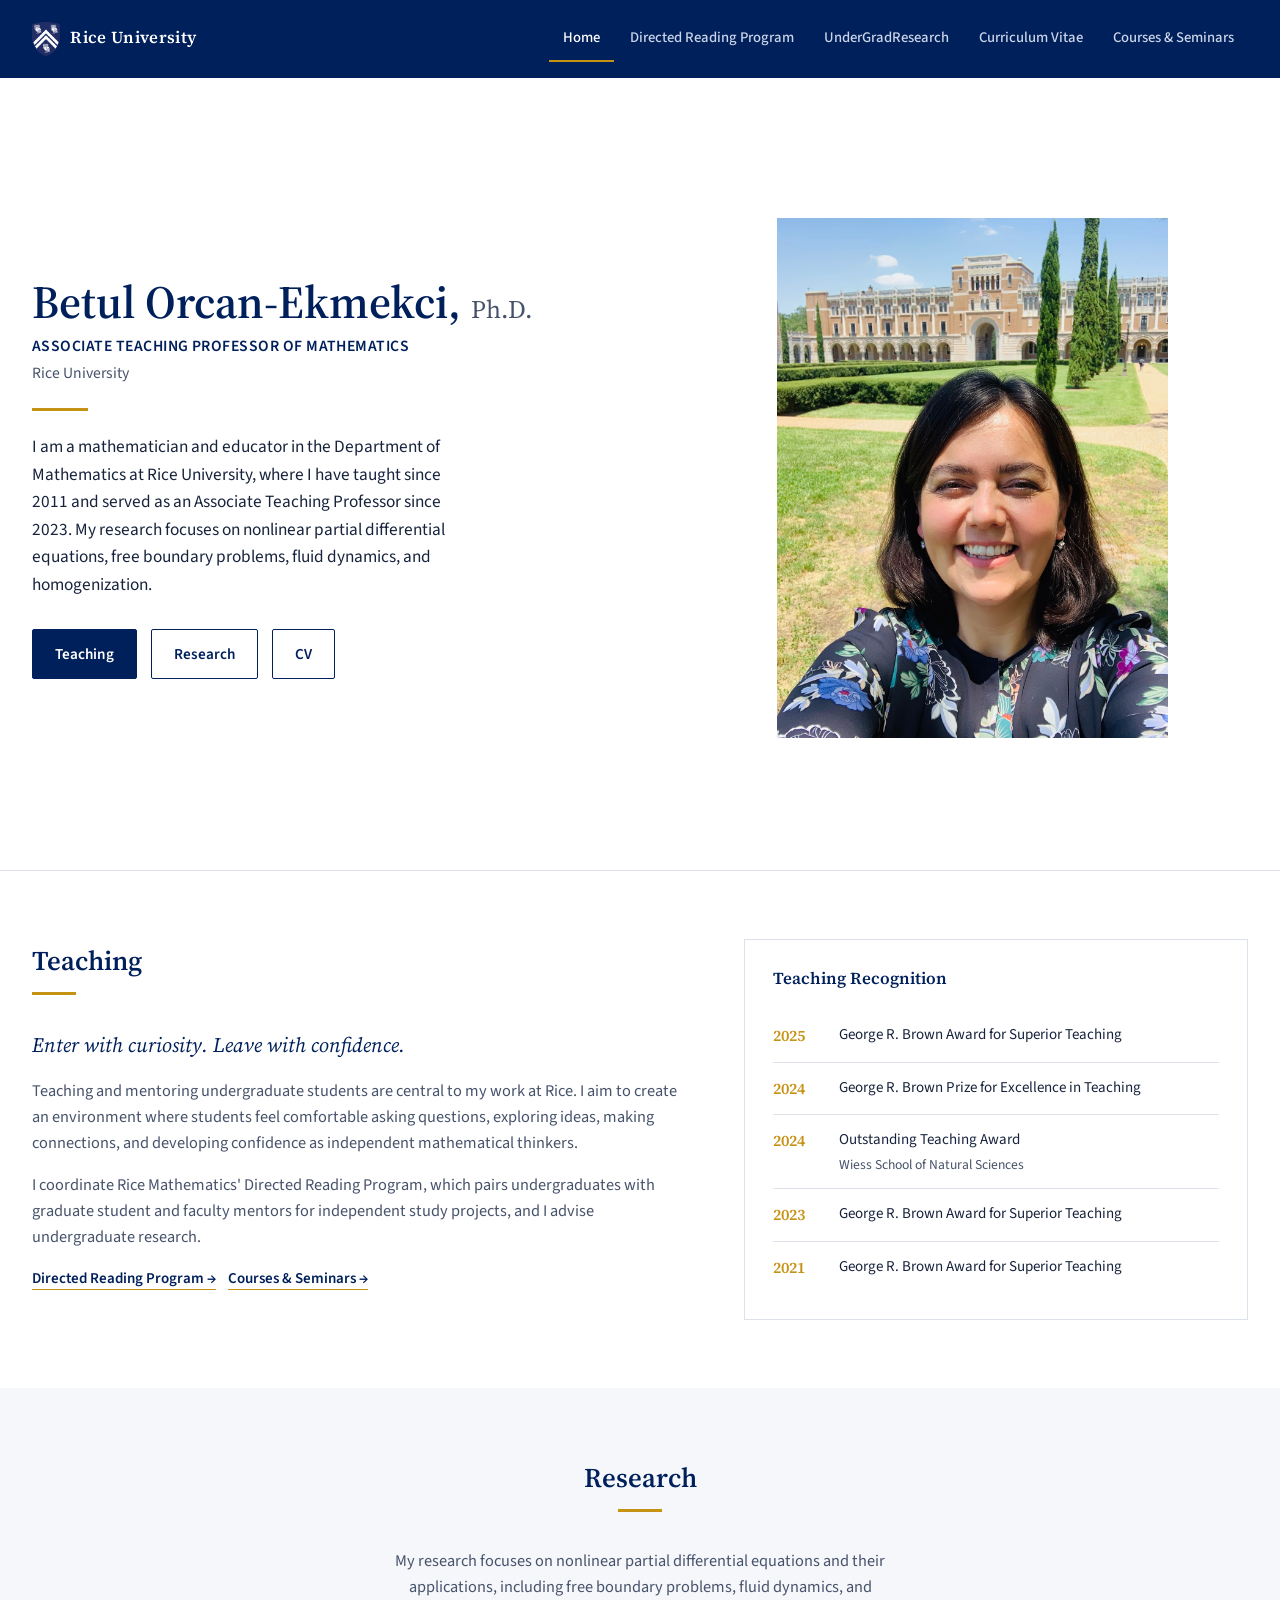
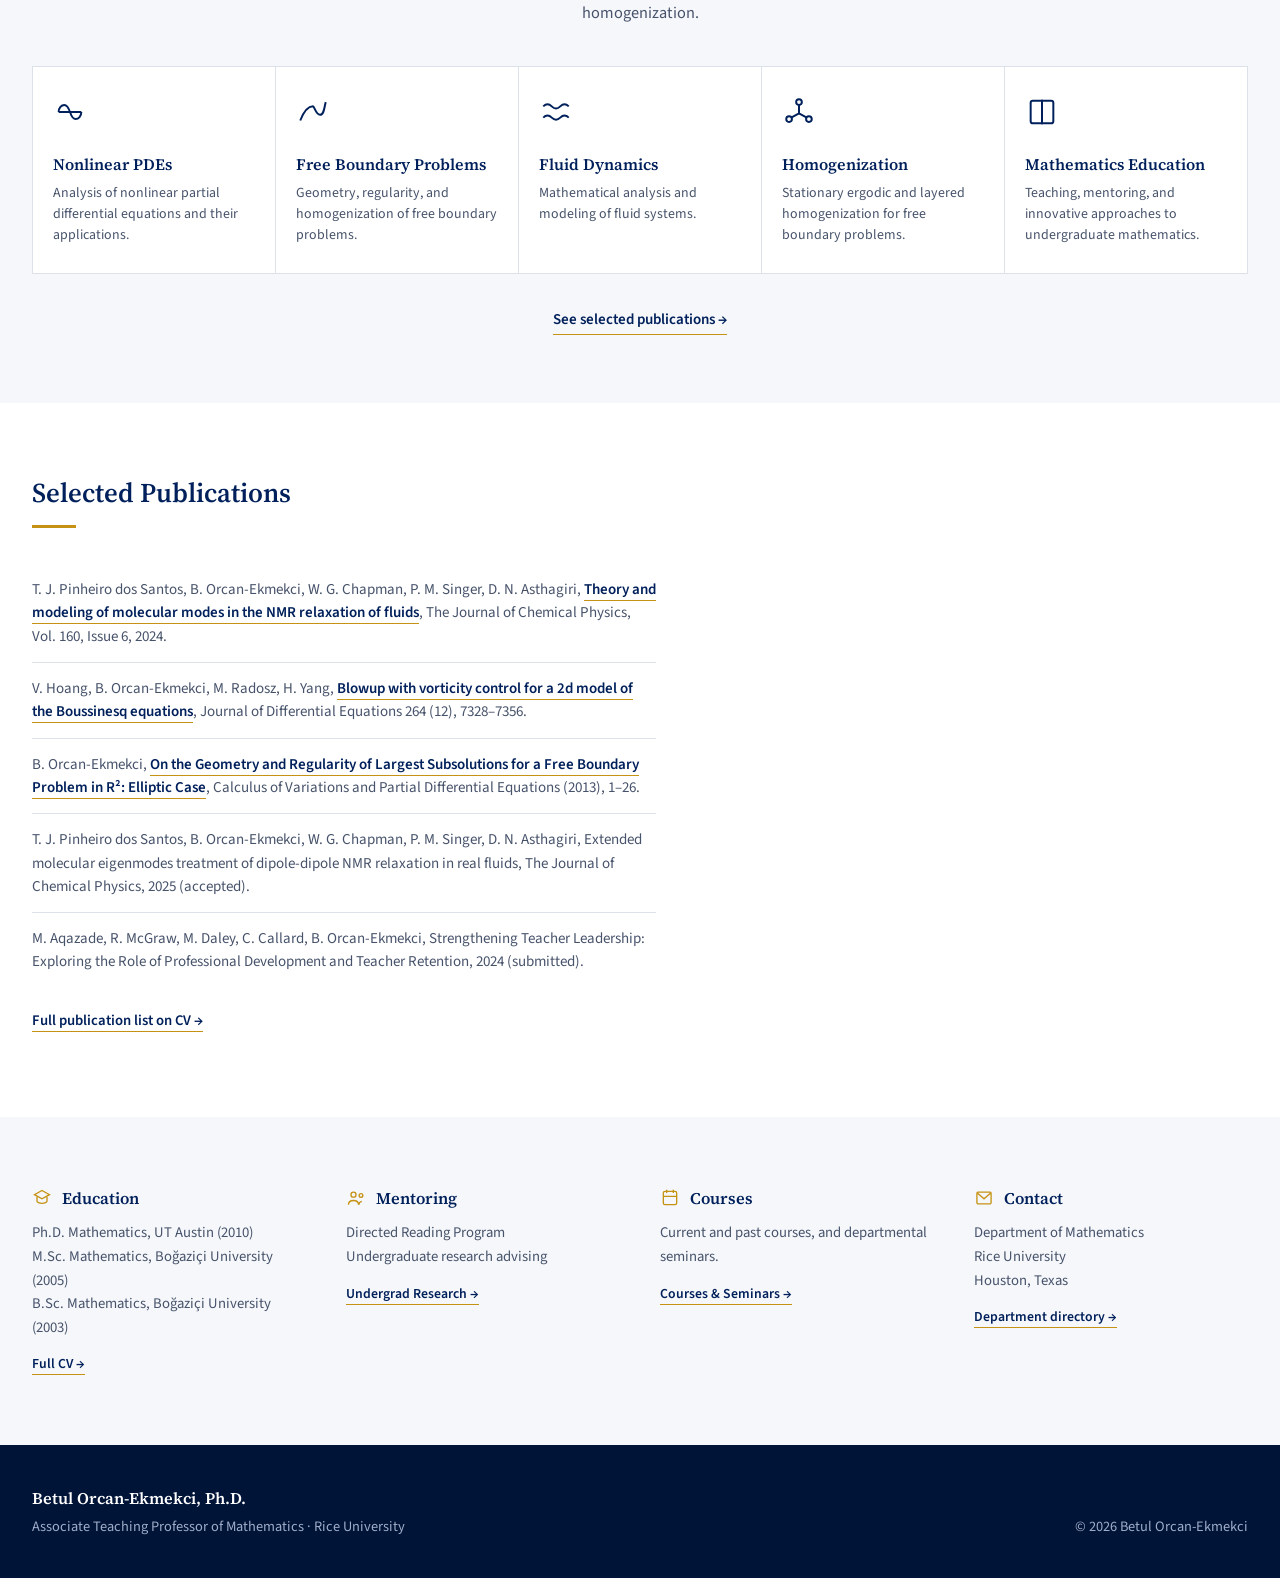
<file: index.html>
<!DOCTYPE html>
<html lang="en">
<head>
<meta charset="UTF-8">
<meta name="viewport" content="width=device-width, initial-scale=1.0">
<meta name="google-site-verification" content="th3eAqQi7c78j8EfAxGyb0Lw3MdP5m0kf8qzkzkSn7g" />
<title>Betul Orcan-Ekmekci, Ph.D. — Rice University Mathematics</title>
<meta name="description" content="Betul Orcan-Ekmekci, Associate Teaching Professor of Mathematics at Rice University.">
<link rel="preconnect" href="https://fonts.googleapis.com">
<link rel="preconnect" href="https://fonts.gstatic.com" crossorigin>
<link href="https://fonts.googleapis.com/css2?family=Source+Serif+4:opsz,wght@8..60,400;8..60,500;8..60,600;8..60,700&family=Source+Sans+3:wght@400;500;600;700&display=swap" rel="stylesheet">
<link rel="stylesheet" href="style.css">
</head>
<body>

<a class="skip-link" href="#main">Skip to content</a>

<header class="site-header">
  <div class="nav-inner">
    <a class="brand" href="index.html">
      <img class="brand-mark" src="[data-uri]" alt="Rice University shield">
      Rice University
    </a>
    <nav class="primary-nav" aria-label="Primary">
      <ul>
        <li><a href="index.html" class="active">Home</a></li>
        <li><a href="directed-reading-program.html">Directed Reading Program</a></li>
        <li><a href="undergrad-research.html">UnderGradResearch</a></li>
        <li><a href="curriculum-vitae.html">Curriculum Vitae</a></li>
        <li><a href="courses-seminars.html">Courses & Seminars</a></li>
      </ul>
    </nav>
  </div>
</header>

<main id="main">
  <div id="top"></div>
  <section class="hero">
    <div class="hero-inner">
      <div class="hero-text">
        <h1 class="hero-name">Betul Orcan-Ekmekci, <span class="degree">Ph.D.</span></h1>
        <p class="hero-title">ASSOCIATE TEACHING PROFESSOR OF MATHEMATICS</p>
        <p class="hero-org">Rice University</p>
        <hr class="hero-rule">
        <p class="hero-desc">I am a mathematician and educator in the Department of Mathematics at Rice University, where I have taught since 2011 and served as an Associate Teaching Professor since 2023. My research focuses on nonlinear partial differential equations, free boundary problems, fluid dynamics, and homogenization.</p>
        <div class="btn-row">
          <a class="btn btn-primary" href="#teaching">Teaching</a>
          <a class="btn btn-secondary" href="#research">Research</a>
          <a class="btn btn-secondary" href="curriculum-vitae.html">CV</a>
        </div>
      </div>
      <div class="hero-photo">
        <img src="betul-photo.jpg" alt="Betul Orcan-Ekmekci standing on the Rice University academic quad in front of Lovett Hall.">
      </div>
    </div>
  </section>

  <section id="teaching">
    <div class="wrap">
      <div class="teaching-grid">
        <div>
          <div class="section-head">
            <h2>Teaching</h2>
            <hr class="section-rule">
          </div>
          <p class="teaching-quote">Enter with curiosity. Leave with confidence.</p>
          <div class="teaching-body">
            <p>Teaching and mentoring undergraduate students are central to my work at Rice. I aim to create an environment where students feel comfortable asking questions, exploring ideas, making connections, and developing confidence as independent mathematical thinkers.</p>
            <p>I coordinate Rice Mathematics' Directed Reading Program, which pairs undergraduates with graduate student and faculty mentors for independent study projects, and I advise undergraduate research.</p>
            <a class="more" href="directed-reading-program.html">Directed Reading Program →</a>
            &nbsp;&nbsp;
            <a class="more" href="courses-seminars.html">Courses &amp; Seminars →</a>
          </div>
        </div>
        <div class="recognition-card">
          <h3>Teaching Recognition</h3>
          <ul class="award-list">
            <li>
              <span class="award-year">2025</span>
              <span class="award-name">George R. Brown Award for Superior Teaching</span>
            </li>
            <li>
              <span class="award-year">2024</span>
              <span class="award-name">George R. Brown Prize for Excellence in Teaching</span>
            </li>
            <li>
              <span class="award-year">2024</span>
              <span class="award-name">Outstanding Teaching Award
                <span class="award-sub">Wiess School of Natural Sciences</span>
              </span>
            </li>
            <li>
              <span class="award-year">2023</span>
              <span class="award-name">George R. Brown Award for Superior Teaching</span>
            </li>
            <li>
              <span class="award-year">2021</span>
              <span class="award-name">George R. Brown Award for Superior Teaching</span>
            </li>
          </ul>
        </div>
      </div>
    </div>
  </section>

  <section id="research" class="section-alt">
    <div class="wrap">
      <div class="section-head" style="text-align:center;">
        <h2>Research</h2>
        <hr class="section-rule" style="margin-left:auto; margin-right:auto;">
      </div>
      <p class="research-intro" style="margin-left:auto; margin-right:auto; text-align:center;">My research focuses on nonlinear partial differential equations and their applications, including free boundary problems, fluid dynamics, and homogenization.</p>
      <div class="research-grid">
        <div class="research-card">
          <svg class="research-icon" viewBox="0 0 24 24" fill="none" stroke="currentColor" stroke-width="1.4"><path d="M4 12h16M4 12c0-3 2-5 4-5s3 2 4 5 2 5 4 5 4-2 4-5"/></svg>
          <h3>Nonlinear PDEs</h3>
          <p>Analysis of nonlinear partial differential equations and their applications.</p>
        </div>
        <div class="research-card">
          <svg class="research-icon" viewBox="0 0 24 24" fill="none" stroke="currentColor" stroke-width="1.4"><path d="M3 18c4-10 8-10 9-10s2 6 5 6 3-6 4-9"/></svg>
          <h3>Free Boundary Problems</h3>
          <p>Geometry, regularity, and homogenization of free boundary problems.</p>
        </div>
        <div class="research-card">
          <svg class="research-icon" viewBox="0 0 24 24" fill="none" stroke="currentColor" stroke-width="1.4"><path d="M3 8c2-2 4-2 6 0s4 2 6 0 4-2 6 0M3 16c2-2 4-2 6 0s4 2 6 0 4-2 6 0"/></svg>
          <h3>Fluid Dynamics</h3>
          <p>Mathematical analysis and modeling of fluid systems.</p>
        </div>
        <div class="research-card">
          <svg class="research-icon" viewBox="0 0 24 24" fill="none" stroke="currentColor" stroke-width="1.4"><circle cx="12" cy="5" r="2"/><circle cx="5" cy="17" r="2"/><circle cx="19" cy="17" r="2"/><path d="M12 7v6M12 13l-5.5 3M12 13l5.5 3"/></svg>
          <h3>Homogenization</h3>
          <p>Stationary ergodic and layered homogenization for free boundary problems.</p>
        </div>
        <div class="research-card">
          <svg class="research-icon" viewBox="0 0 24 24" fill="none" stroke="currentColor" stroke-width="1.4"><path d="M4 5.5C4 4.7 4.7 4 5.5 4H12v16H5.5c-.8 0-1.5-.7-1.5-1.5v-13z"/><path d="M20 5.5c0-.8-.7-1.5-1.5-1.5H12v16h6.5c.8 0 1.5-.7 1.5-1.5v-13z"/></svg>
          <h3>Mathematics Education</h3>
          <p>Teaching, mentoring, and innovative approaches to undergraduate mathematics.</p>
        </div>
      </div>
      <div class="research-more-wrap">
        <a class="research-more" href="#publications">See selected publications →</a>
      </div>
    </div>
  </section>

  <section id="publications">
    <div class="wrap">
      <div class="section-head">
        <h2>Selected Publications</h2>
        <hr class="section-rule">
      </div>
      <ul class="pub-list">
        <li>T. J. Pinheiro dos Santos, B. Orcan-Ekmekci, W. G. Chapman, P. M. Singer, D. N. Asthagiri, <a href="https://pubs.aip.org/aip/jcp/article/160/6/064108/3262802" target="_blank" rel="noopener">Theory and modeling of molecular modes in the NMR relaxation of fluids</a>, The Journal of Chemical Physics, Vol. 160, Issue 6, 2024.</li>
        <li>V. Hoang, B. Orcan-Ekmekci, M. Radosz, H. Yang, <a href="https://arxiv.org/abs/1608.01285" target="_blank" rel="noopener">Blowup with vorticity control for a 2d model of the Boussinesq equations</a>, Journal of Differential Equations 264 (12), 7328–7356.</li>
        <li>B. Orcan-Ekmekci, <a href="https://math.rice.edu/~bo2/Orcan_LargestSubsolution.pdf" target="_blank" rel="noopener">On the Geometry and Regularity of Largest Subsolutions for a Free Boundary Problem in R²: Elliptic Case</a>, Calculus of Variations and Partial Differential Equations (2013), 1–26.</li>
        <li>T. J. Pinheiro dos Santos, B. Orcan-Ekmekci, W. G. Chapman, P. M. Singer, D. N. Asthagiri, Extended molecular eigenmodes treatment of dipole-dipole NMR relaxation in real fluids, The Journal of Chemical Physics, 2025 (accepted).</li>
        <li>M. Aqazade, R. McGraw, M. Daley, C. Callard, B. Orcan-Ekmekci, Strengthening Teacher Leadership: Exploring the Role of Professional Development and Teacher Retention, 2024 (submitted).</li>
      </ul>
      <p style="margin-top:20px;"><a class="more" href="curriculum-vitae.html">Full publication list on CV →</a></p>
    </div>
  </section>

  <section id="quicklinks" class="section-alt">
    <div class="wrap">
      <div class="quick-grid">
        <div class="quick-card">
          <h3><svg class="qicon" viewBox="0 0 24 24" fill="none" stroke="currentColor" stroke-width="1.6"><path d="M12 3l9 5-9 5-9-5 9-5z"/><path d="M6 10.5V16c0 1.1 2.7 2.5 6 2.5s6-1.4 6-2.5v-5.5"/></svg>Education</h3>
          <p>Ph.D. Mathematics, UT Austin (2010)<br>M.Sc. Mathematics, Boğaziçi University (2005)<br>B.Sc. Mathematics, Boğaziçi University (2003)</p>
          <a class="qlink" href="curriculum-vitae.html">Full CV →</a>
        </div>
        <div class="quick-card">
          <h3><svg class="qicon" viewBox="0 0 24 24" fill="none" stroke="currentColor" stroke-width="1.6"><circle cx="9" cy="8" r="3"/><path d="M3 20c0-3 2.5-5 6-5s6 2 6 5"/><circle cx="18" cy="9" r="2.2"/><path d="M15.5 20c.2-2.2 1.6-3.6 3.5-3.9"/></svg>Mentoring</h3>
          <p>Directed Reading Program<br>Undergraduate research advising</p>
          <a class="qlink" href="undergrad-research.html">Undergrad Research →</a>
        </div>
        <div class="quick-card">
          <h3><svg class="qicon" viewBox="0 0 24 24" fill="none" stroke="currentColor" stroke-width="1.6"><rect x="4" y="4" width="16" height="16" rx="2"/><path d="M8 2v4M16 2v4M4 10h16"/></svg>Courses</h3>
          <p>Current and past courses, and departmental seminars.</p>
          <a class="qlink" href="courses-seminars.html">Courses &amp; Seminars →</a>
        </div>
        <div class="quick-card">
          <h3><svg class="qicon" viewBox="0 0 24 24" fill="none" stroke="currentColor" stroke-width="1.6"><rect x="3.5" y="5" width="17" height="14" rx="1.2"/><path d="M4 6l8 7 8-7"/></svg>Contact</h3>
          <p>Department of Mathematics<br>Rice University<br>Houston, Texas</p>
          <a class="qlink" href="https://math.rice.edu/directory" target="_blank" rel="noopener">Department directory →</a>
        </div>
      </div>
    </div>
  </section>

</main>

<footer class="site-footer">
  <div class="wrap footer-inner">
    <div>
      <p class="footer-name">Betul Orcan-Ekmekci, Ph.D.</p>
      <p class="footer-role">Associate Teaching Professor of Mathematics · Rice University</p>
    </div>
    <div class="footer-copy">© 2026 Betul Orcan-Ekmekci</div>
  </div>
</footer>

</body>
</html>
</file>
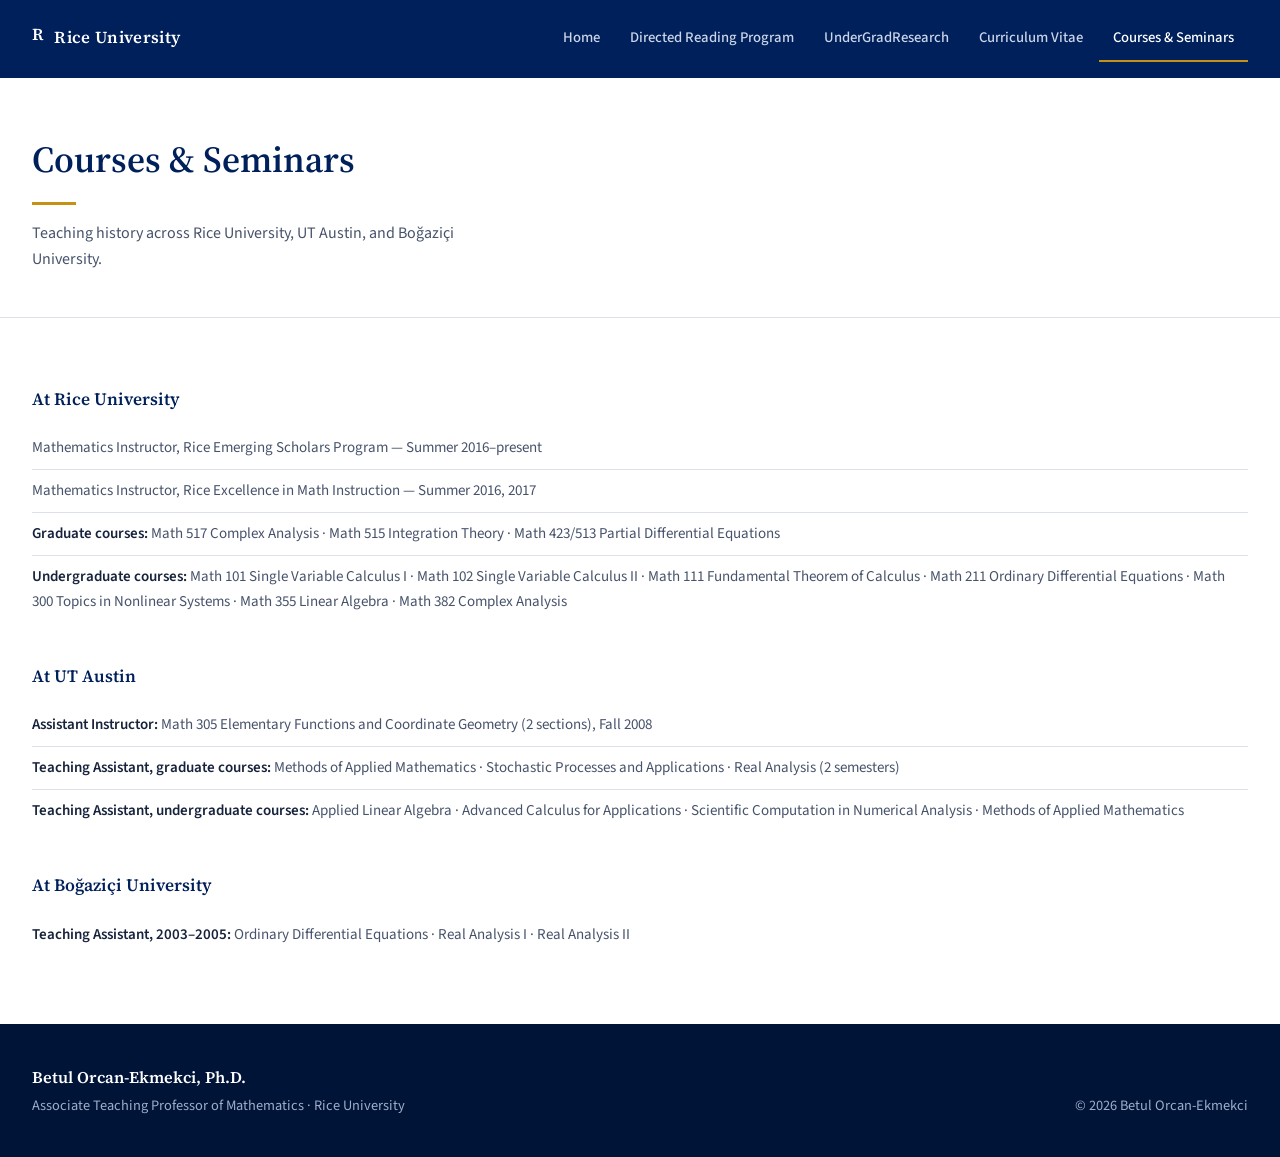
<file: courses-seminars.html>
<!DOCTYPE html>
<html lang="en">
<head>
<meta charset="UTF-8">
<meta name="viewport" content="width=device-width, initial-scale=1.0">
<title>Courses & Seminars — Betul Orcan-Ekmekci</title>
<meta name="description" content="Courses and seminars taught by Betul Orcan-Ekmekci at Rice University, UT Austin, and Bogazici University.">
<link rel="preconnect" href="https://fonts.googleapis.com">
<link rel="preconnect" href="https://fonts.gstatic.com" crossorigin>
<link href="https://fonts.googleapis.com/css2?family=Source+Serif+4:opsz,wght@8..60,400;8..60,500;8..60,600;8..60,700&family=Source+Sans+3:wght@400;500;600;700&display=swap" rel="stylesheet">
<link rel="stylesheet" href="style.css">
</head>
<body>

<a class="skip-link" href="#main">Skip to content</a>

<header class="site-header">
  <div class="nav-inner">
    <a class="brand" href="index.html">
      <span class="brand-mark">R</span>
      Rice University
    </a>
    <nav class="primary-nav" aria-label="Primary">
      <ul>
        <li><a href="index.html">Home</a></li>
        <li><a href="directed-reading-program.html">Directed Reading Program</a></li>
        <li><a href="undergrad-research.html">UnderGradResearch</a></li>
        <li><a href="curriculum-vitae.html">Curriculum Vitae</a></li>
        <li><a href="courses-seminars.html" class="active">Courses & Seminars</a></li>
      </ul>
    </nav>
  </div>
</header>

<main id="main">
  <section class="pagehead">
    <div class="wrap">
      <h1>Courses &amp; Seminars</h1>
      <hr class="section-rule">
      <p>Teaching history across Rice University, UT Austin, and Boğaziçi University.</p>
    </div>
  </section>

  <section>
    <div class="wrap">

      <div class="course-block">
        <h3>At Rice University</h3>
        <ul>
          <li>Mathematics Instructor, Rice Emerging Scholars Program — Summer 2016–present</li>
          <li>Mathematics Instructor, Rice Excellence in Math Instruction — Summer 2016, 2017</li>
          <li><strong>Graduate courses:</strong> Math 517 Complex Analysis · Math 515 Integration Theory · Math 423/513 Partial Differential Equations</li>
          <li><strong>Undergraduate courses:</strong> Math 101 Single Variable Calculus I · Math 102 Single Variable Calculus II · Math 111 Fundamental Theorem of Calculus · Math 211 Ordinary Differential Equations · Math 300 Topics in Nonlinear Systems · Math 355 Linear Algebra · Math 382 Complex Analysis</li>
        </ul>
      </div>

      <div class="course-block">
        <h3>At UT Austin</h3>
        <ul>
          <li><strong>Assistant Instructor:</strong> Math 305 Elementary Functions and Coordinate Geometry (2 sections), Fall 2008</li>
          <li><strong>Teaching Assistant, graduate courses:</strong> Methods of Applied Mathematics · Stochastic Processes and Applications · Real Analysis (2 semesters)</li>
          <li><strong>Teaching Assistant, undergraduate courses:</strong> Applied Linear Algebra · Advanced Calculus for Applications · Scientific Computation in Numerical Analysis · Methods of Applied Mathematics</li>
        </ul>
      </div>

      <div class="course-block">
        <h3>At Boğaziçi University</h3>
        <ul>
          <li><strong>Teaching Assistant, 2003–2005:</strong> Ordinary Differential Equations · Real Analysis I · Real Analysis II</li>
        </ul>
      </div>

    </div>
  </section>

</main>

<footer class="site-footer">
  <div class="wrap footer-inner">
    <div>
      <p class="footer-name">Betul Orcan-Ekmekci, Ph.D.</p>
      <p class="footer-role">Associate Teaching Professor of Mathematics · Rice University</p>
    </div>
    <div class="footer-copy">© 2026 Betul Orcan-Ekmekci</div>
  </div>
</footer>

</body>
</html>
</file>
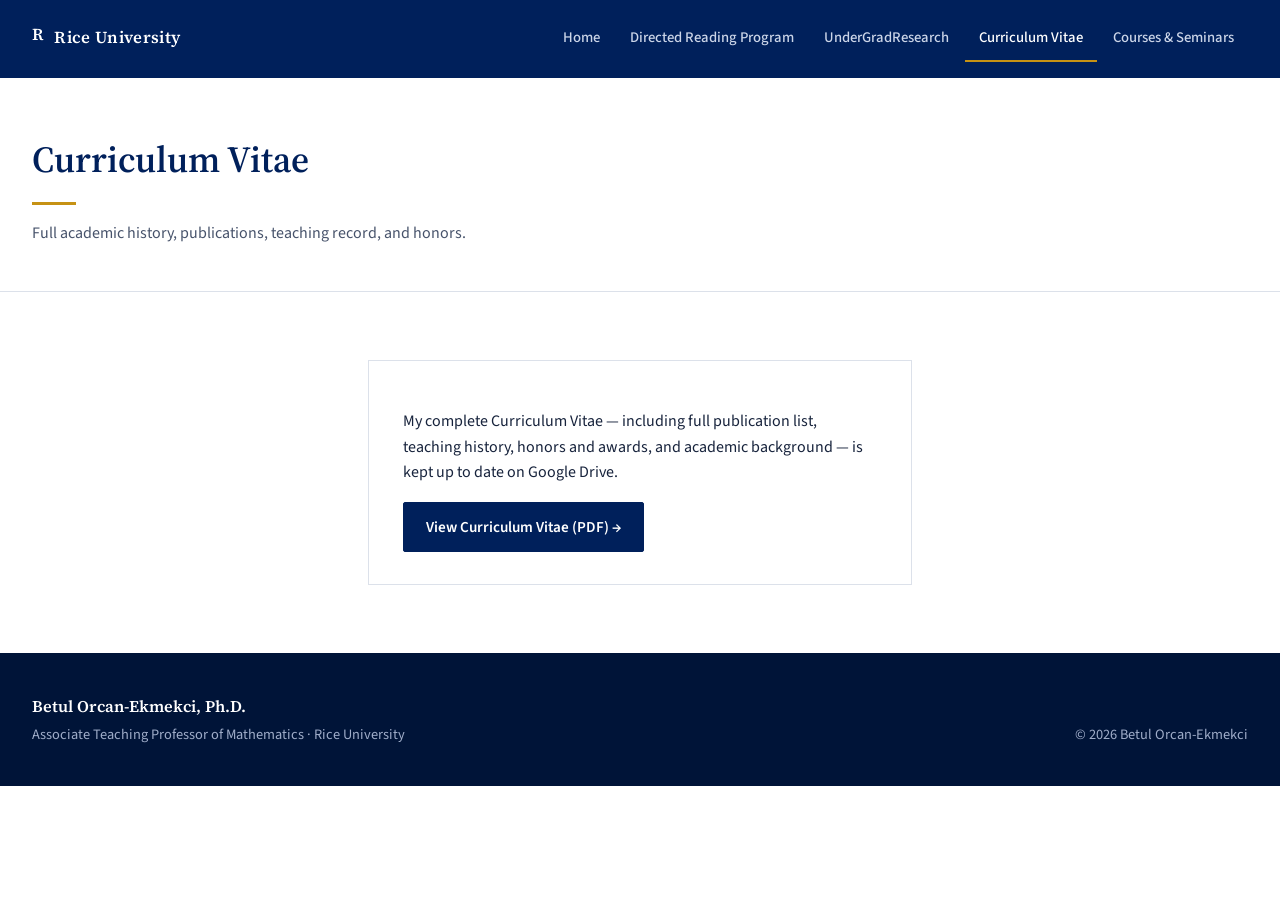
<file: curriculum-vitae.html>
<!DOCTYPE html>
<html lang="en">
<head>
<meta charset="UTF-8">
<meta name="viewport" content="width=device-width, initial-scale=1.0">
<title>Curriculum Vitae — Betul Orcan-Ekmekci</title>
<meta name="description" content="Curriculum Vitae of Betul Orcan-Ekmekci, Associate Teaching Professor of Mathematics at Rice University.">
<link rel="preconnect" href="https://fonts.googleapis.com">
<link rel="preconnect" href="https://fonts.gstatic.com" crossorigin>
<link href="https://fonts.googleapis.com/css2?family=Source+Serif+4:opsz,wght@8..60,400;8..60,500;8..60,600;8..60,700&family=Source+Sans+3:wght@400;500;600;700&display=swap" rel="stylesheet">
<link rel="stylesheet" href="style.css">
</head>
<body>

<a class="skip-link" href="#main">Skip to content</a>

<header class="site-header">
  <div class="nav-inner">
    <a class="brand" href="index.html">
      <span class="brand-mark">R</span>
      Rice University
    </a>
    <nav class="primary-nav" aria-label="Primary">
      <ul>
        <li><a href="index.html">Home</a></li>
        <li><a href="directed-reading-program.html">Directed Reading Program</a></li>
        <li><a href="undergrad-research.html">UnderGradResearch</a></li>
        <li><a href="curriculum-vitae.html" class="active">Curriculum Vitae</a></li>
        <li><a href="courses-seminars.html">Courses & Seminars</a></li>
      </ul>
    </nav>
  </div>
</header>

<main id="main">
  <section class="pagehead">
    <div class="wrap">
      <h1>Curriculum Vitae</h1>
      <hr class="section-rule">
      <p>Full academic history, publications, teaching record, and honors.</p>
    </div>
  </section>

  <section>
    <div class="wrap" style="text-align:center;">
      <div class="plain-card" style="margin:0 auto; text-align:left;">
        <p>My complete Curriculum Vitae — including full publication list, teaching history, honors and awards, and academic background — is kept up to date on Google Drive.</p>
        <div class="btn-row">
          <a class="btn btn-primary" href="https://drive.google.com/file/d/1PyyTWw1efmS_KGOqlWxo2yRoGPMDIDmG/view?usp=sharing" target="_blank" rel="noopener">View Curriculum Vitae (PDF) →</a>
        </div>
      </div>
    </div>
  </section>

</main>

<footer class="site-footer">
  <div class="wrap footer-inner">
    <div>
      <p class="footer-name">Betul Orcan-Ekmekci, Ph.D.</p>
      <p class="footer-role">Associate Teaching Professor of Mathematics · Rice University</p>
    </div>
    <div class="footer-copy">© 2026 Betul Orcan-Ekmekci</div>
  </div>
</footer>

</body>
</html>
</file>
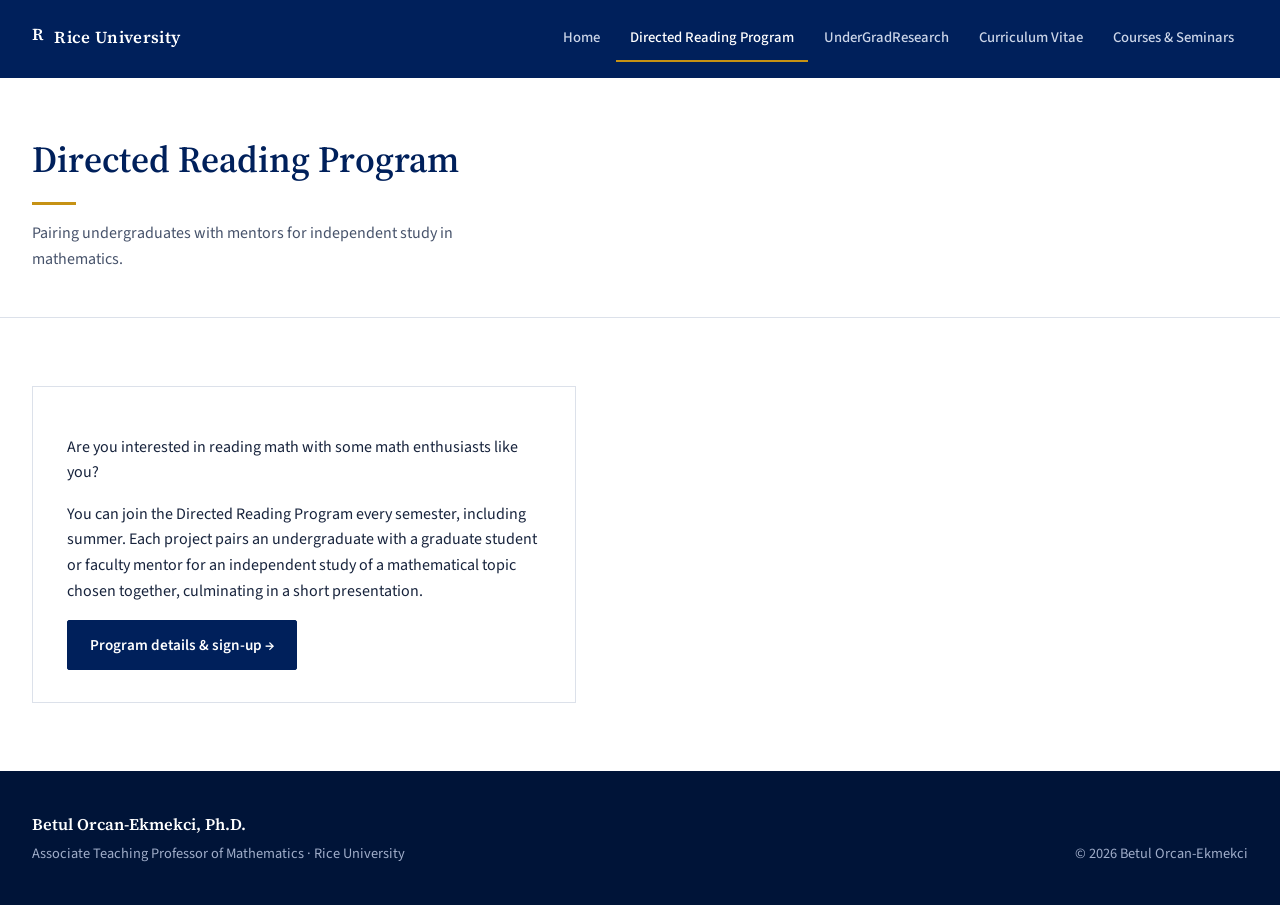
<file: directed-reading-program.html>
<!DOCTYPE html>
<html lang="en">
<head>
<meta charset="UTF-8">
<meta name="viewport" content="width=device-width, initial-scale=1.0">
<title>Directed Reading Program — Betul Orcan-Ekmekci</title>
<meta name="description" content="Directed Reading Program in the Rice University Department of Mathematics.">
<link rel="preconnect" href="https://fonts.googleapis.com">
<link rel="preconnect" href="https://fonts.gstatic.com" crossorigin>
<link href="https://fonts.googleapis.com/css2?family=Source+Serif+4:opsz,wght@8..60,400;8..60,500;8..60,600;8..60,700&family=Source+Sans+3:wght@400;500;600;700&display=swap" rel="stylesheet">
<link rel="stylesheet" href="style.css">
</head>
<body>

<a class="skip-link" href="#main">Skip to content</a>

<header class="site-header">
  <div class="nav-inner">
    <a class="brand" href="index.html">
      <span class="brand-mark">R</span>
      Rice University
    </a>
    <nav class="primary-nav" aria-label="Primary">
      <ul>
        <li><a href="index.html">Home</a></li>
        <li><a href="directed-reading-program.html" class="active">Directed Reading Program</a></li>
        <li><a href="undergrad-research.html">UnderGradResearch</a></li>
        <li><a href="curriculum-vitae.html">Curriculum Vitae</a></li>
        <li><a href="courses-seminars.html">Courses & Seminars</a></li>
      </ul>
    </nav>
  </div>
</header>

<main id="main">
  <section class="pagehead">
    <div class="wrap">
      <h1>Directed Reading Program</h1>
      <hr class="section-rule">
      <p>Pairing undergraduates with mentors for independent study in mathematics.</p>
    </div>
  </section>

  <section>
    <div class="wrap">
      <div class="plain-card">
        <p>Are you interested in reading math with some math enthusiasts like you?</p>
        <p>You can join the Directed Reading Program every semester, including summer. Each project pairs an undergraduate with a graduate student or faculty mentor for an independent study of a mathematical topic chosen together, culminating in a short presentation.</p>
        <div class="btn-row">
          <a class="btn btn-primary" href="https://mathweb.rice.edu/directed-reading-program" target="_blank" rel="noopener">Program details &amp; sign-up →</a>
        </div>
      </div>
    </div>
  </section>

</main>

<footer class="site-footer">
  <div class="wrap footer-inner">
    <div>
      <p class="footer-name">Betul Orcan-Ekmekci, Ph.D.</p>
      <p class="footer-role">Associate Teaching Professor of Mathematics · Rice University</p>
    </div>
    <div class="footer-copy">© 2026 Betul Orcan-Ekmekci</div>
  </div>
</footer>

</body>
</html>
</file>
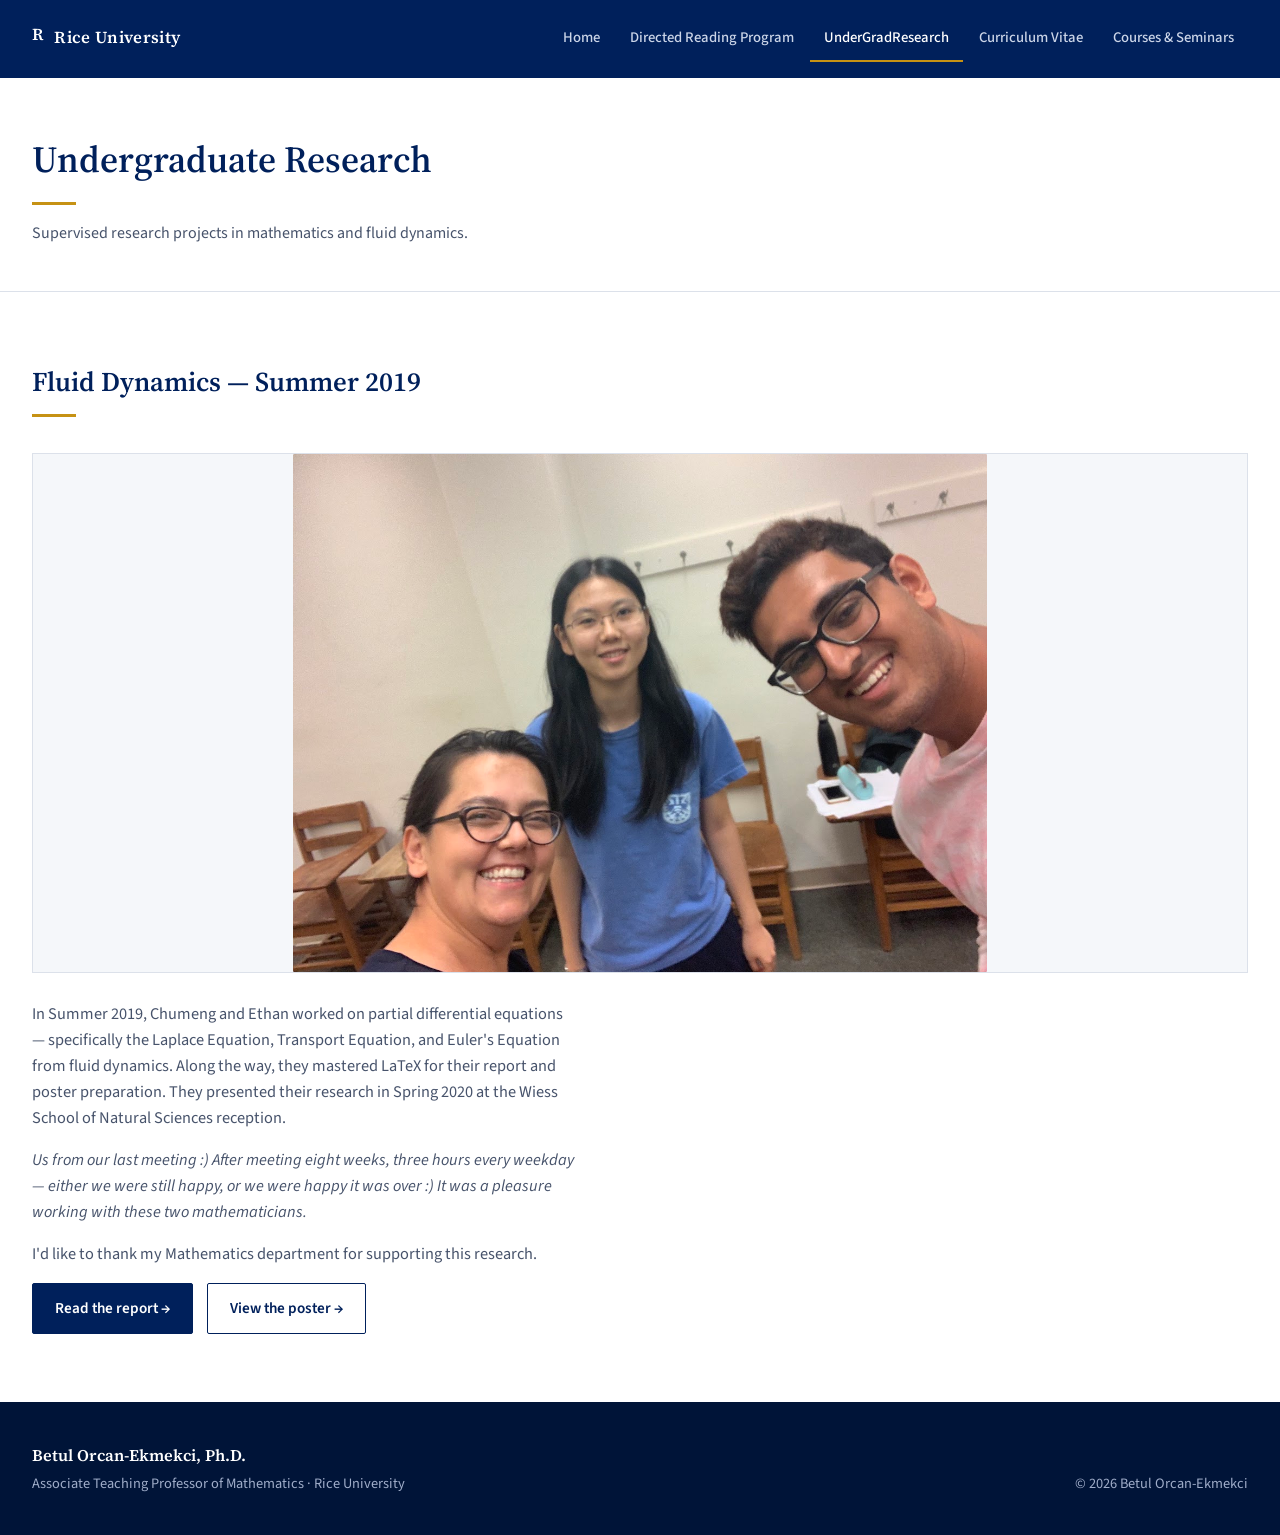
<file: undergrad-research.html>
<!DOCTYPE html>
<html lang="en">
<head>
<meta charset="UTF-8">
<meta name="viewport" content="width=device-width, initial-scale=1.0">
<title>Undergraduate Research — Betul Orcan-Ekmekci</title>
<meta name="description" content="Undergraduate research projects supervised by Betul Orcan-Ekmekci at Rice University.">
<link rel="preconnect" href="https://fonts.googleapis.com">
<link rel="preconnect" href="https://fonts.gstatic.com" crossorigin>
<link href="https://fonts.googleapis.com/css2?family=Source+Serif+4:opsz,wght@8..60,400;8..60,500;8..60,600;8..60,700&family=Source+Sans+3:wght@400;500;600;700&display=swap" rel="stylesheet">
<link rel="stylesheet" href="style.css">
</head>
<body>

<a class="skip-link" href="#main">Skip to content</a>

<header class="site-header">
  <div class="nav-inner">
    <a class="brand" href="index.html">
      <span class="brand-mark">R</span>
      Rice University
    </a>
    <nav class="primary-nav" aria-label="Primary">
      <ul>
        <li><a href="index.html">Home</a></li>
        <li><a href="directed-reading-program.html">Directed Reading Program</a></li>
        <li><a href="undergrad-research.html" class="active">UnderGradResearch</a></li>
        <li><a href="curriculum-vitae.html">Curriculum Vitae</a></li>
        <li><a href="courses-seminars.html">Courses & Seminars</a></li>
      </ul>
    </nav>
  </div>
</header>

<main id="main">
  <section class="pagehead">
    <div class="wrap">
      <h1>Undergraduate Research</h1>
      <hr class="section-rule">
      <p>Supervised research projects in mathematics and fluid dynamics.</p>
    </div>
  </section>

  <section>
    <div class="wrap">
      <div class="section-head">
        <h2>Fluid Dynamics — Summer 2019</h2>
        <hr class="section-rule">
      </div>
      <div class="photo-frame">
        <img src="students-photo.jpg" alt="Betul Orcan-Ekmekci with undergraduate researchers Chumeng and Ethan">
      </div>
      <div class="plain">
        <p>In Summer 2019, Chumeng and Ethan worked on partial differential equations — specifically the Laplace Equation, Transport Equation, and Euler's Equation from fluid dynamics. Along the way, they mastered LaTeX for their report and poster preparation. They presented their research in Spring 2020 at the Wiess School of Natural Sciences reception.</p>
        <p class="note-quote">Us from our last meeting :) After meeting eight weeks, three hours every weekday — either we were still happy, or we were happy it was over :) It was a pleasure working with these two mathematicians.</p>
        <p>I'd like to thank my Mathematics department for supporting this research.</p>
        <div class="btn-row">
          <a class="btn btn-primary" href="https://math.rice.edu/~bo2/UnderGradReport-2.pdf" target="_blank" rel="noopener">Read the report →</a>
          <a class="btn btn-secondary" href="https://math.rice.edu/~bo2/Undergrad_Poster_Presentation-5.pdf" target="_blank" rel="noopener">View the poster →</a>
        </div>
      </div>
    </div>
  </section>

</main>

<footer class="site-footer">
  <div class="wrap footer-inner">
    <div>
      <p class="footer-name">Betul Orcan-Ekmekci, Ph.D.</p>
      <p class="footer-role">Associate Teaching Professor of Mathematics · Rice University</p>
    </div>
    <div class="footer-copy">© 2026 Betul Orcan-Ekmekci</div>
  </div>
</footer>

</body>
</html>
</file>
<file: style.css>
:root{
    --navy: #00205B;
    --navy-deep: #001438;
    --gold: #C69214;
    --bg: #FFFFFF;
    --bg-alt: #F5F7FA;
    --text: #17233C;
    --text-soft: #47536B;
    --border: #DCE1EA;
    --serif: 'Source Serif 4', Georgia, serif;
    --sans: 'Source Sans 3', -apple-system, BlinkMacSystemFont, 'Segoe UI', sans-serif;
    --maxw: 1360px;
  }

  *{box-sizing:border-box;}
  html{scroll-behavior:smooth;}
  body{
    margin:0;
    font-family: var(--sans);
    color: var(--text);
    background: var(--bg);
    line-height:1.6;
    -webkit-font-smoothing:antialiased;
  }
  a{color:inherit;}
  img{max-width:100%; display:block;}
  .wrap{max-width:var(--maxw); margin:0 auto; padding:0 32px;}

  /* Skip link */
  .skip-link{
    position:absolute; left:-9999px; top:0; background:var(--gold); color:var(--navy-deep);
    padding:10px 16px; z-index:200; font-weight:600;
  }
  .skip-link:focus{left:16px; top:16px;}

  :focus-visible{
    outline: 2px solid var(--gold);
    outline-offset: 3px;
  }

  /* ===== Header / Nav ===== */
  header.site-header{
    background: var(--navy);
    color: #EAEFF7;
    position: sticky;
    top:0;
    z-index:100;
  }
  .nav-inner{
    display:flex; align-items:center; justify-content:space-between;
    padding: 16px 32px;
    max-width: var(--maxw); margin:0 auto;
  }
  .brand{
    display:flex; align-items:center; gap:10px;
    font-family: var(--serif);
    font-weight:600;
    font-size:1.05rem;
    letter-spacing:0.02em;
    color:#fff;
    text-decoration:none;
  }
  .brand-mark{
    width:auto; height:34px;
    flex-shrink:0;
    display:block;
  }
  nav.primary-nav ul{
    list-style:none; display:flex; gap:2px; margin:0; padding:0;
  }
  nav.primary-nav a{
    text-decoration:none; color:#CBD5E8; font-size:0.92rem; font-weight:500;
    padding:10px 14px; display:block; border-bottom:2px solid transparent;
    transition: color .15s ease, border-color .15s ease;
  }
  nav.primary-nav a:hover, nav.primary-nav a:focus-visible{
    color:#fff; border-bottom-color: var(--gold);
  }
  .nav-toggle{ display:none; }

  /* ===== Hero ===== */
  .hero{
    background: var(--bg);
    border-bottom:1px solid var(--border);
  }
  .hero-inner{
    display:grid;
    grid-template-columns: 1.05fr 0.95fr;
    align-items:center;
    gap:56px;
    padding: 72px 32px 64px;
    max-width: var(--maxw); margin:0 auto;
  }
  .hero-text{
    animation: rise .7s ease both;
  }
  @keyframes rise{
    from{opacity:0; transform:translateY(14px);}
    to{opacity:1; transform:translateY(0);}
  }
  .hero-name{
    font-family: var(--serif);
    font-weight:600;
    font-size: clamp(2.1rem, 3.6vw, 2.9rem);
    line-height:1.12;
    margin:0 0 6px;
    color: var(--navy);
  }
  .hero-name .degree{
    font-size:0.55em;
    font-weight:400;
    color: var(--text-soft);
  }
  .hero-title{
    font-size:0.98rem;
    font-weight:600;
    letter-spacing:0.03em;
    color: var(--navy);
    margin: 0 0 2px;
  }
  .hero-org{
    font-size:0.98rem;
    color: var(--text-soft);
    margin:0 0 22px;
  }
  .hero-rule{
    width:56px; height:3px; background:var(--gold); margin:0 0 22px; border:0;
  }
  .hero-desc{
    font-size:1.08rem;
    color: var(--text);
    max-width: 46ch;
    margin: 0 0 30px;
  }
  .btn-row{ display:flex; gap:14px; flex-wrap:wrap; }
  .btn{
    display:inline-flex; align-items:center; gap:8px;
    padding: 12px 22px;
    border-radius:2px;
    font-weight:600;
    font-size:0.95rem;
    text-decoration:none;
    border:1.5px solid var(--navy);
    transition: background .15s ease, color .15s ease, transform .1s ease;
  }
  .btn-primary{ background: var(--navy); color:#fff; }
  .btn-primary:hover{ background: var(--navy-deep); }
  .btn-secondary{ background:transparent; color:var(--navy); }
  .btn-secondary:hover{ background: var(--bg-alt); }

  .hero-photo{
    position:relative;
    animation: rise .8s ease .1s both;
  }
  .hero-photo img{
    width:100%;
    height:auto;
    max-height:520px;
    object-fit:contain;
    border-radius:3px;
  }

  /* ===== Section shell ===== */
  section{ padding: 68px 0; }
  .section-alt{ background: var(--bg-alt); }
  .section-head{
    margin-bottom: 36px;
  }
  .section-head h2{
    font-family: var(--serif);
    font-weight:600;
    font-size: 1.7rem;
    color: var(--navy);
    margin:0 0 10px;
  }
  .section-rule{
    width:44px; height:3px; background: var(--gold); margin:0 0 16px; border:0;
  }

  /* ===== Teaching ===== */
  .teaching-grid{
    display:grid;
    grid-template-columns: 1.3fr 1fr;
    gap:56px;
    align-items:start;
  }
  .teaching-quote{
    font-family: var(--serif);
    font-style:italic;
    font-size:1.28rem;
    color: var(--navy);
    margin: 0 0 18px;
    line-height:1.4;
  }
  .teaching-body p{
    color: var(--text-soft);
    font-size:1.02rem;
    margin: 0 0 16px;
  }
  .teaching-body a.more{
    color: var(--navy);
    font-weight:600;
    text-decoration:none;
    border-bottom:1.5px solid var(--gold);
    font-size:0.94rem;
  }
  .teaching-body a.more:hover{ color:var(--gold); }

  .recognition-card{
    background:#fff;
    border:1px solid var(--border);
    padding: 26px 28px;
  }
  .recognition-card h3{
    font-family: var(--serif);
    font-size:1.05rem;
    color: var(--navy);
    margin:0 0 18px;
    font-weight:600;
  }
  .award-list{ list-style:none; margin:0; padding:0; }
  .award-list li{
    display:grid;
    grid-template-columns: 52px 1fr;
    gap:14px;
    padding: 13px 0;
    border-top:1px solid var(--border);
    font-size:0.94rem;
  }
  .award-list li:first-child{ border-top:none; }
  .award-year{
    font-family: var(--serif);
    font-weight:600;
    color: var(--gold);
    font-size:0.98rem;
  }
  .award-name{ color: var(--text); }
  .award-sub{ display:block; color: var(--text-soft); font-size:0.85rem; margin-top:2px; }

  /* ===== Research ===== */
  .research-intro{
    max-width: 62ch;
    color: var(--text-soft);
    font-size:1.02rem;
    margin: 0 0 40px;
  }
  .research-grid{
    display:grid;
    grid-template-columns: repeat(5, 1fr);
    gap:1px;
    background: var(--border);
    border:1px solid var(--border);
  }
  .research-card{
    background:#fff;
    padding: 28px 20px;
    text-align:left;
  }
  .research-icon{
    width:34px; height:34px;
    margin-bottom:16px;
    color: var(--navy);
  }
  .research-card h3{
    font-family: var(--serif);
    font-size:1rem;
    font-weight:600;
    color: var(--navy);
    margin:0 0 8px;
    line-height:1.3;
  }
  .research-card p{
    font-size:0.87rem;
    color: var(--text-soft);
    margin:0;
    line-height:1.5;
  }
  .research-more{
    display:block;
    text-align:center;
    margin-top:34px;
    color: var(--navy);
    font-weight:600;
    text-decoration:none;
    font-size:0.94rem;
    border-bottom:1.5px solid var(--gold);
    padding-bottom:2px;
  }
  .research-more{ display:inline-block; }
  .research-more-wrap{ text-align:center; }

  /* ===== Quick links ===== */
  .quick-grid{
    display:grid;
    grid-template-columns: repeat(4, 1fr);
    gap: 40px;
  }
  .quick-card h3{
    display:flex; align-items:center; gap:10px;
    font-family: var(--serif);
    font-size:1.02rem;
    color: var(--navy);
    margin:0 0 10px;
    font-weight:600;
  }
  .quick-card .qicon{ width:20px; height:20px; flex-shrink:0; color: var(--gold); }
  .quick-card p{
    font-size:0.92rem;
    color: var(--text-soft);
    margin:0 0 12px;
  }
  .quick-card a.qlink{
    font-size:0.86rem;
    font-weight:600;
    color: var(--navy);
    text-decoration:none;
    border-bottom:1.5px solid var(--gold);
  }
  .quick-card a.qlink:hover{ color: var(--gold); }

  /* ===== Footer ===== */
  footer.site-footer{
    background: var(--navy-deep);
    color: #C9D3E6;
    padding: 40px 0;
    font-size:0.9rem;
  }
  .footer-inner{
    display:flex; justify-content:space-between; align-items:flex-end; flex-wrap:wrap; gap:16px;
  }
  .footer-name{ color:#fff; font-family:var(--serif); font-weight:600; font-size:1.02rem; margin:0 0 4px;}
  .footer-role{ margin:0; color:#9FADC9; }
  .footer-copy{ color:#9FADC9; text-align:right; }

  /* ===== Responsive ===== */
  @media (max-width: 900px){
    nav.primary-nav ul{ gap:0; }
    nav.primary-nav a{ padding:10px 9px; font-size:0.84rem; }
    .hero-inner{ grid-template-columns:1fr; gap:36px; padding:48px 24px 44px; }
    .hero-photo img{ max-height:320px; }
    .teaching-grid{ grid-template-columns:1fr; gap:36px; }
    .research-grid{ grid-template-columns: repeat(2,1fr); }
    .quick-grid{ grid-template-columns: repeat(2,1fr); gap:32px; }
    .wrap{ padding:0 24px; }
    .footer-inner{ flex-direction:column; align-items:flex-start; }
    .footer-copy{ text-align:left; }
  }
  @media (max-width: 560px){
    .nav-inner{ flex-direction:column; align-items:flex-start; gap:10px; padding:14px 20px;}
    nav.primary-nav ul{ flex-wrap:wrap; }
    .research-grid{ grid-template-columns: 1fr; }
    .quick-grid{ grid-template-columns: 1fr; }
    .btn-row{ width:100%; }
    .btn{ flex:1; justify-content:center; }
  }

  @media (prefers-reduced-motion: reduce){
    html{ scroll-behavior:auto; }
    .hero-text, .hero-photo{ animation:none; }
  }

/* ===== Subpage components ===== */
.pagehead{ background:var(--bg); border-bottom:1px solid var(--border); padding:52px 0 44px; }
.pagehead h1{ font-family:var(--serif); font-weight:600; font-size:clamp(1.8rem,3vw,2.3rem); color:var(--navy); margin:0 0 6px; }
.pagehead p{ color:var(--text-soft); font-size:1rem; margin:0; max-width:60ch; }
.pagehead .section-rule{ margin-top:14px; }

.plain p{ color:var(--text-soft); font-size:1.02rem; margin:0 0 16px; max-width:68ch; }
.plain-card{ background:#fff; border:1px solid var(--border); padding:32px 34px; max-width:68ch; }

.course-block{ margin-bottom:40px; }
.course-block:last-child{ margin-bottom:0; }
.course-block h3{ font-family:var(--serif); font-size:1.08rem; color:var(--navy); margin:0 0 14px; font-weight:600; }
.course-block ul{ list-style:none; margin:0; padding:0; }
.course-block li{ padding:9px 0; border-top:1px solid var(--border); font-size:.94rem; color:var(--text-soft); }
.course-block li:first-child{ border-top:none; }
.course-block li strong{ color:var(--text); font-weight:600; }

.photo-frame{ position:relative; margin-bottom:28px; background:var(--bg-alt); text-align:center; }
.photo-frame img{ width:auto; max-width:100%; max-height:520px; object-fit:contain; border-radius:3px; margin:0 auto; }
.photo-frame::after{ content:""; position:absolute; inset:0; border:1px solid var(--border); pointer-events:none; }

.note-quote{ font-size:.92rem; color:var(--text-soft); font-style:italic; margin:0 0 24px; }

nav.primary-nav a.active{ color:#fff; border-bottom-color:var(--gold); }

/* ===== Standalone link + publication list helpers ===== */
a.more{ color:var(--navy); font-weight:600; text-decoration:none; border-bottom:1.5px solid var(--gold); font-size:.92rem; }
a.more:hover{ color:var(--gold); }

.pub-list{ list-style:none; margin:0; padding:0; max-width:78ch; }
.pub-list li{ padding:14px 0; border-top:1px solid var(--border); font-size:.94rem; color:var(--text-soft); line-height:1.55; }
.pub-list li:first-child{ border-top:none; }
.pub-list a{ color:var(--navy); font-weight:600; text-decoration:none; border-bottom:1.5px solid var(--gold); }
.pub-list a:hover{ color:var(--gold); }
</file>
